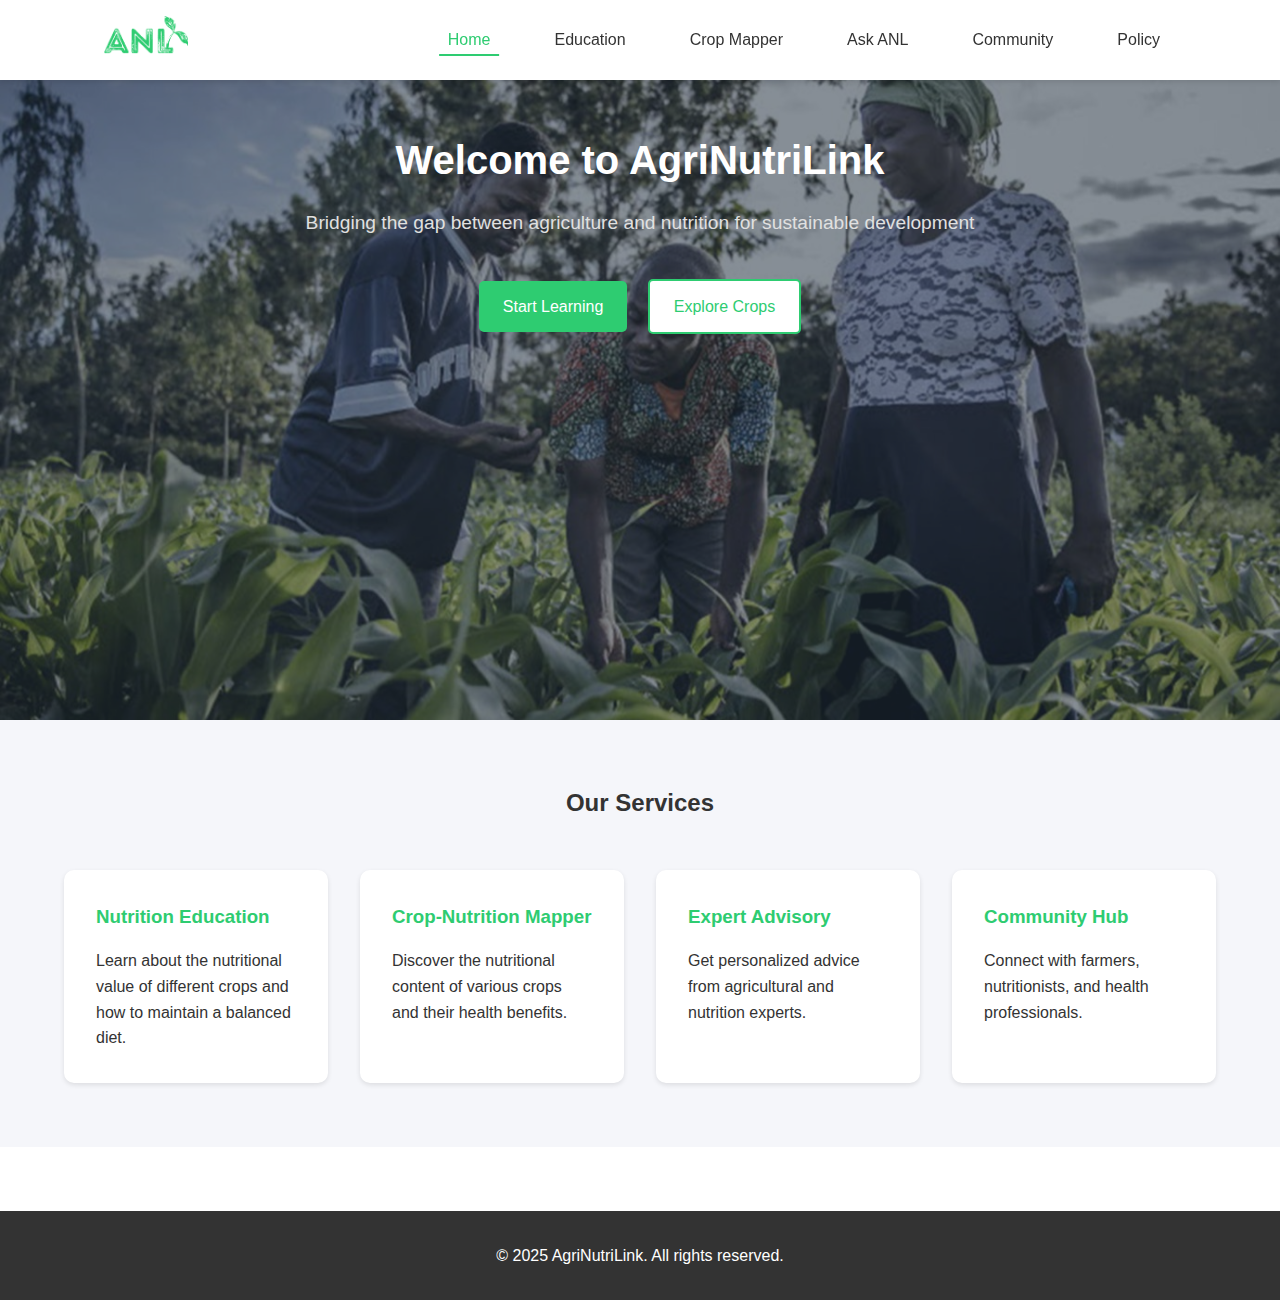
<file: index.html>
<!DOCTYPE html>
<html lang="en">
<head>
    <meta charset="UTF-8">
    <meta name="viewport" content="width=device-width, initial-scale=1.0">
    <title>AgriNutriLink - Connecting Agriculture and Nutrition</title>
    <link rel="stylesheet" href="css/style.css">
</head>
<body>
    <header>
        <nav>
            <a href="index.html" class="header-logo-link"><img src="assets/images/ANL logo.png" alt="ANL Logo" class="header-logo"></a>
            <ul class="nav-links">
                <li><a href="index.html" class="active">Home</a></li>
                <li><a href="education.html">Education</a></li>
                <li><a href="mapper.html">Crop Mapper</a></li>
                <li><a href="advisory.html">Ask ANL</a></li>
                <li><a href="community.html">Community</a></li>
                <li><a href="policy.html">Policy</a></li>
            </ul>
        </nav>
    </header>

    <main>
        <section class="hero">
            <h1>Welcome to AgriNutriLink</h1>
            <p>Bridging the gap between agriculture and nutrition for sustainable development</p>
            <div class="cta-buttons">
                <a href="education.html" class="btn primary">Start Learning</a>
                <a href="mapper.html" class="btn secondary">Explore Crops</a>
            </div>
        </section>

        <section class="features">
            <h2>Our Services</h2>
            <div class="feature-grid">
                <div class="feature-card">
                    <h3>Nutrition Education</h3>
                    <p>Learn about the nutritional value of different crops and how to maintain a balanced diet.</p>
                </div>
                <div class="feature-card">
                    <h3>Crop-Nutrition Mapper</h3>
                    <p>Discover the nutritional content of various crops and their health benefits.</p>
                </div>
                <div class="feature-card">
                    <h3>Expert Advisory</h3>
                    <p>Get personalized advice from agricultural and nutrition experts.</p>
                </div>
                <div class="feature-card">
                    <h3>Community Hub</h3>
                    <p>Connect with farmers, nutritionists, and health professionals.</p>
                </div>
            </div>
        </section>
    </main>

    <footer>
        <p>&copy; 2025 AgriNutriLink. All rights reserved.</p>
    </footer>

    <script src="js/app.js"></script>
</body>
</html>
</file>
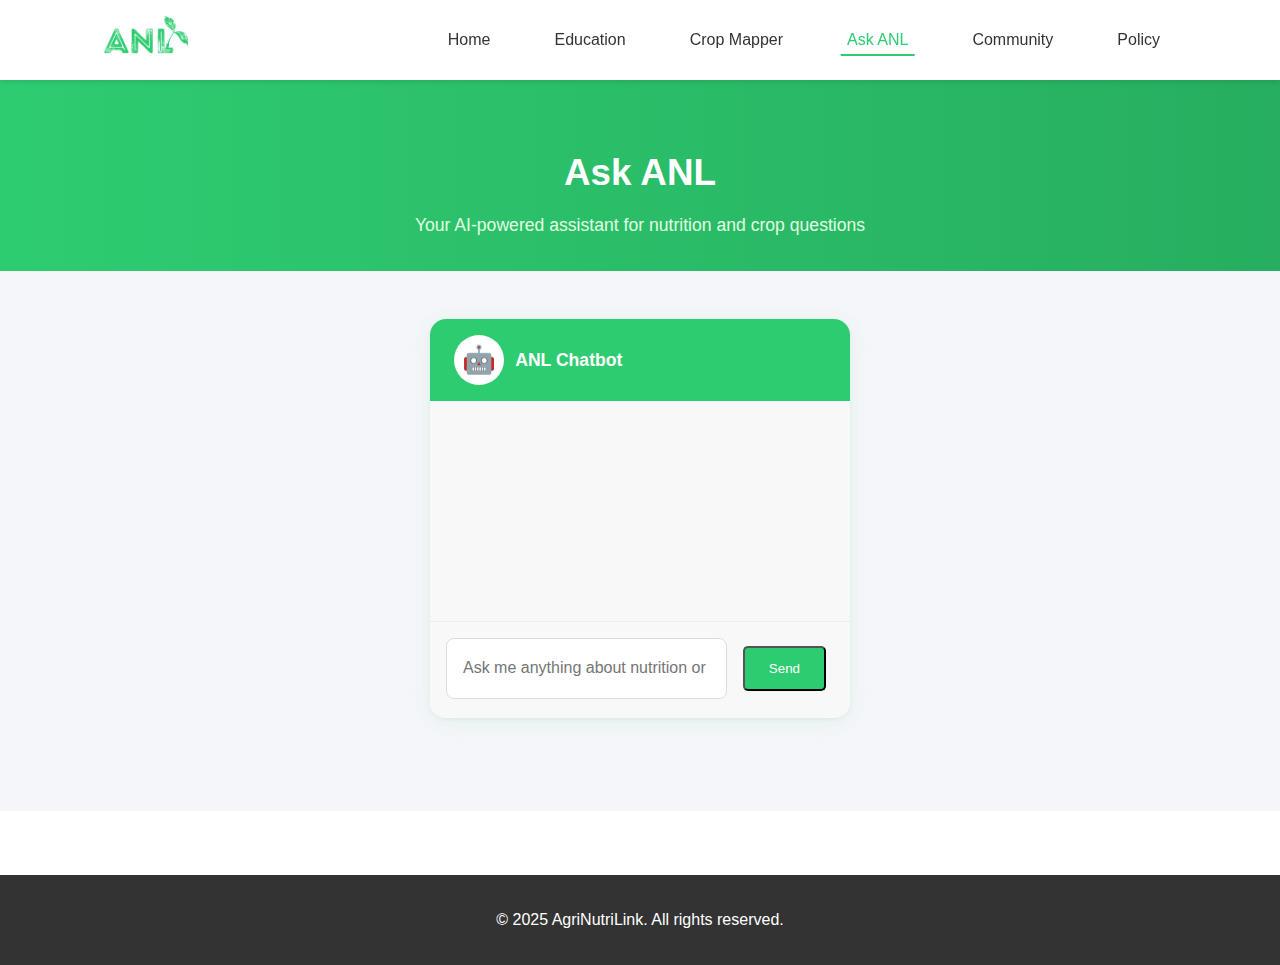
<file: advisory.html>
<!DOCTYPE html>
<html lang="en">
<head>
    <meta charset="UTF-8">
    <meta name="viewport" content="width=device-width, initial-scale=1.0">
    <title>Ask ANL - AgriNutriLink AI Chatbot</title>
    <link rel="icon" type="image/x-icon" href="/favicon.ico">
    <link rel="stylesheet" href="css/style.css">
</head>
<body>
    <header>
        <nav>
            <a href="index.html" class="header-logo-link"><img src="assets/images/ANL logo.png" alt="ANL Logo" class="header-logo"></a>
            <ul class="nav-links">
                <li><a href="index.html">Home</a></li>
                <li><a href="education.html">Education</a></li>
                <li><a href="mapper.html">Crop Mapper</a></li>
                <li><a href="advisory.html" class="active">Ask ANL</a></li>
                <li><a href="community.html">Community</a></li>
                <li><a href="policy.html">Policy</a></li>
            </ul>
        </nav>
    </header>

    <main>
        <section class="ai-chatbot-hero">
            <h1>Ask ANL</h1>
            <p>Your AI-powered assistant for nutrition and crop questions</p>
        </section>

        <section class="ai-chatbot-section">
            <div class="ai-chatbot-window">
                <div class="ai-chatbot-header">
                    <span class="ai-bot-avatar">🤖</span>
                    <span class="ai-bot-title">ANL Chatbot</span>
                </div>
                <div class="ai-chatbot-messages" id="chatbotMessages">
                    <!-- Messages will appear here -->
                </div>
                <div class="ai-chatbot-input-row">
                    <input type="text" id="chatbotInput" placeholder="Ask me anything about nutrition or crops...">
                    <button class="btn primary" id="chatbotAskBtn">Send</button>
                </div>
            </div>
        </section>
    </main>

    <footer>
        <p>&copy; 2025 AgriNutriLink. All rights reserved.</p>
    </footer>

    <script src="js/app.js"></script>
    <script src="js/advisory.js"></script>
</body>
</html>
</file>
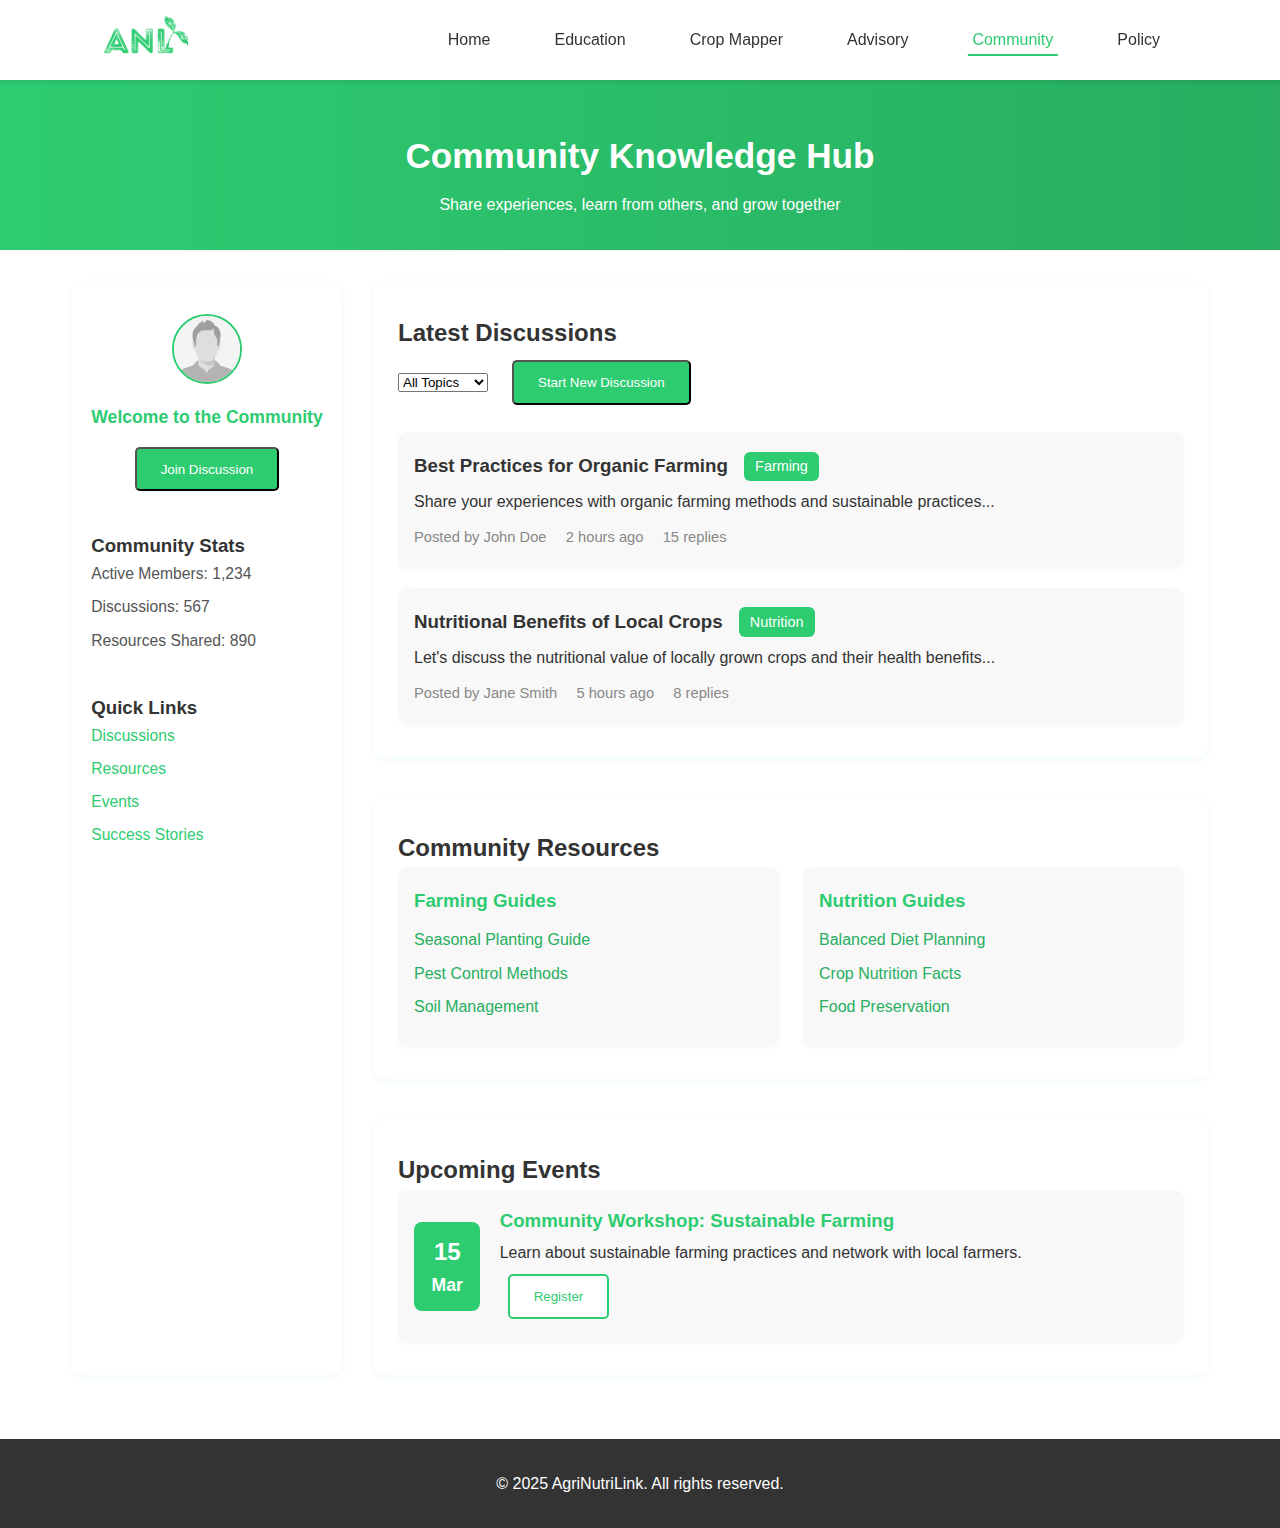
<file: community.html>
<!DOCTYPE html>
<html lang="en">
<head>
    <meta charset="UTF-8">
    <meta name="viewport" content="width=device-width, initial-scale=1.0">
    <title>Community Hub - AgriNutriLink</title>
    <link rel="icon" type="image/x-icon" href="/favicon.ico">
    <link rel="stylesheet" href="css/style.css">
</head>
<body>
    <header>
        <nav>
            <a href="index.html" class="header-logo-link"><img src="assets/images/ANL logo.png" alt="ANL Logo" class="header-logo"></a>
            <ul class="nav-links">
                <li><a href="index.html">Home</a></li>
                <li><a href="education.html">Education</a></li>
                <li><a href="mapper.html">Crop Mapper</a></li>
                <li><a href="advisory.html">Advisory</a></li>
                <li><a href="community.html" class="active">Community</a></li>
                <li><a href="policy.html">Policy</a></li>
            </ul>
        </nav>
    </header>

    <main>
        <section class="community-hero">
            <h1>Community Knowledge Hub</h1>
            <p>Share experiences, learn from others, and grow together</p>
        </section>

        <section class="community-container">
            <div class="community-sidebar">
                <div class="user-profile">
                    <img src="assets/images/avatar.jpg" alt="User Avatar" onerror="this.src='assets/images/placeholder.jpg'">
                    <h3>Welcome to the Community</h3>
                    <button class="btn primary">Join Discussion</button>
                </div>

                <div class="community-stats">
                    <h3>Community Stats</h3>
                    <ul>
                        <li>Active Members: 1,234</li>
                        <li>Discussions: 567</li>
                        <li>Resources Shared: 890</li>
                    </ul>
                </div>

                <div class="quick-links">
                    <h3>Quick Links</h3>
                    <ul>
                        <li><a href="#discussions">Discussions</a></li>
                        <li><a href="#resources">Resources</a></li>
                        <li><a href="#events">Events</a></li>
                        <li><a href="#success-stories">Success Stories</a></li>
                    </ul>
                </div>
            </div>

            <div class="community-content">
                <section id="discussions" class="discussion-section">
                    <h2>Latest Discussions</h2>
                    <div class="discussion-filters">
                        <select id="topicFilter">
                            <option value="">All Topics</option>
                            <option value="crops">Crops</option>
                            <option value="nutrition">Nutrition</option>
                            <option value="farming">Farming</option>
                            <option value="technology">Technology</option>
                        </select>
                        <button class="btn primary" id="newDiscussion">Start New Discussion</button>
                    </div>

                    <div class="discussion-list">
                        <article class="discussion-card">
                            <div class="discussion-header">
                                <h3>Best Practices for Organic Farming</h3>
                                <span class="topic-tag">Farming</span>
                            </div>
                            <p class="discussion-preview">Share your experiences with organic farming methods and sustainable practices...</p>
                            <div class="discussion-meta">
                                <span>Posted by John Doe</span>
                                <span>2 hours ago</span>
                                <span>15 replies</span>
                            </div>
                        </article>

                        <article class="discussion-card">
                            <div class="discussion-header">
                                <h3>Nutritional Benefits of Local Crops</h3>
                                <span class="topic-tag">Nutrition</span>
                            </div>
                            <p class="discussion-preview">Let's discuss the nutritional value of locally grown crops and their health benefits...</p>
                            <div class="discussion-meta">
                                <span>Posted by Jane Smith</span>
                                <span>5 hours ago</span>
                                <span>8 replies</span>
                            </div>
                        </article>
                    </div>
                </section>

                <section id="resources" class="resources-section">
                    <h2>Community Resources</h2>
                    <div class="resource-grid">
                        <div class="resource-card">
                            <h3>Farming Guides</h3>
                            <ul>
                                <li><a href="#">Seasonal Planting Guide</a></li>
                                <li><a href="#">Pest Control Methods</a></li>
                                <li><a href="#">Soil Management</a></li>
                            </ul>
                        </div>
                        <div class="resource-card">
                            <h3>Nutrition Guides</h3>
                            <ul>
                                <li><a href="#">Balanced Diet Planning</a></li>
                                <li><a href="#">Crop Nutrition Facts</a></li>
                                <li><a href="#">Food Preservation</a></li>
                            </ul>
                        </div>
                    </div>
                </section>

                <section id="events" class="events-section">
                    <h2>Upcoming Events</h2>
                    <div class="event-list">
                        <div class="event-card">
                            <div class="event-date">
                                <span class="day">15</span>
                                <span class="month">Mar</span>
                            </div>
                            <div class="event-details">
                                <h3>Community Workshop: Sustainable Farming</h3>
                                <p>Learn about sustainable farming practices and network with local farmers.</p>
                                <button class="btn secondary">Register</button>
                            </div>
                        </div>
                    </div>
                </section>
            </div>
        </section>
    </main>

    <footer>
        <p>&copy; 2025 AgriNutriLink. All rights reserved.</p>
    </footer>

    <script src="js/app.js"></script>
</body>
</html>
</file>
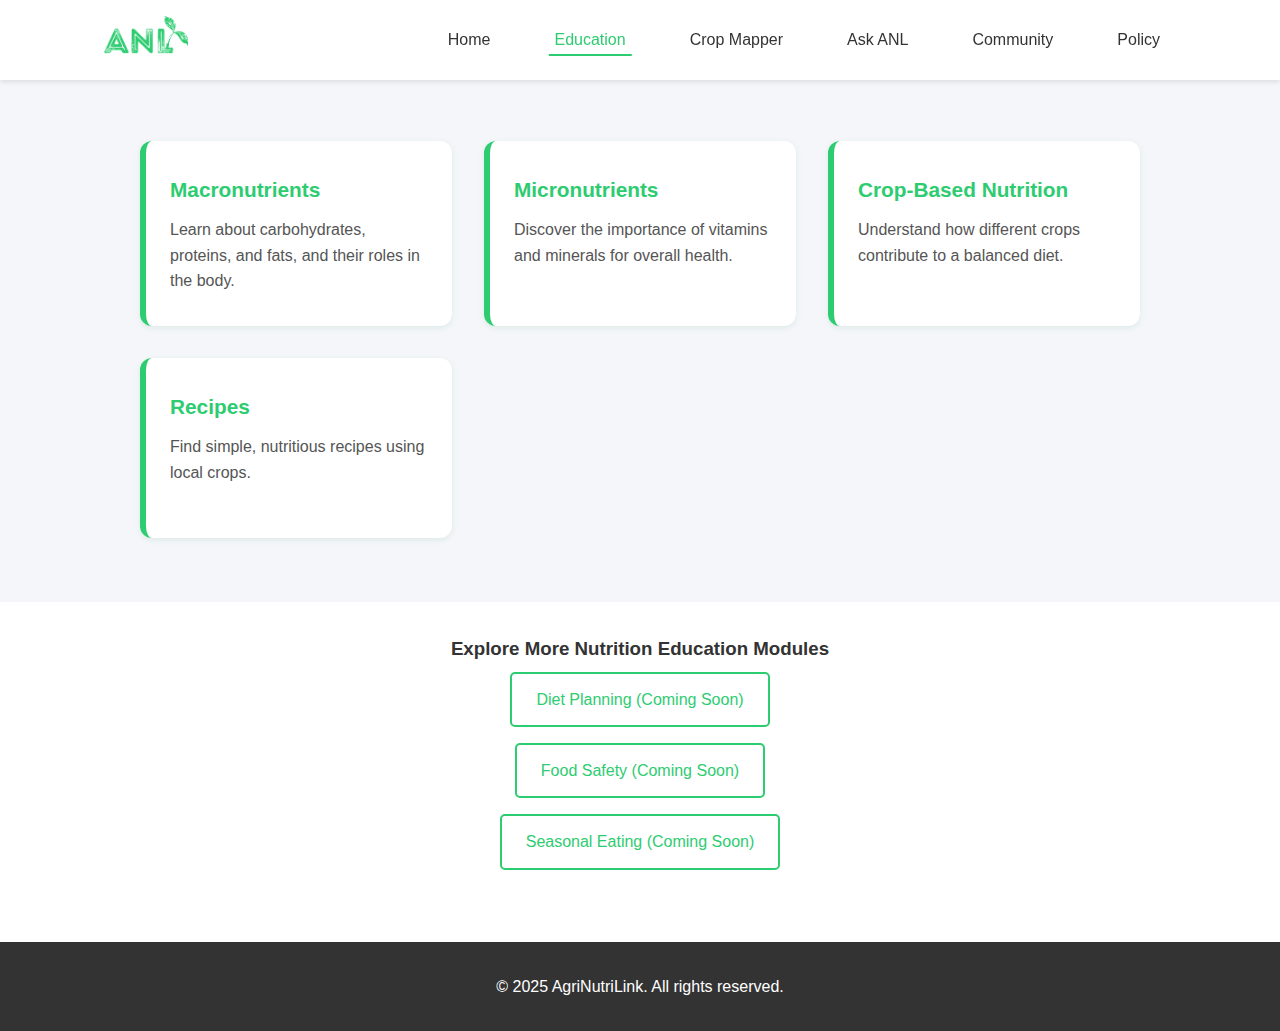
<file: education.html>
<!DOCTYPE html>
<html lang="en">
<head>
    <meta charset="UTF-8">
    <meta name="viewport" content="width=device-width, initial-scale=1.0">
    <title>Nutrition Education - AgriNutriLink</title>
    <link rel="icon" type="image/x-icon" href="/favicon.ico">
    <link rel="stylesheet" href="css/style.css">
</head>
<body>
    <header>
        <nav>
            <a href="index.html" class="header-logo-link"><img src="assets/images/ANL logo.png" alt="ANL Logo" class="header-logo"></a>
            <ul class="nav-links">
                <li><a href="index.html">Home</a></li>
                <li><a href="education.html" class="active">Education</a></li>
                <li><a href="mapper.html">Crop Mapper</a></li>
                <li><a href="advisory.html">Ask ANL</a></li>
                <li><a href="community.html">Community</a></li>
                <li><a href="policy.html">Policy</a></li>
            </ul>
        </nav>
    </header>

    <main>
        <section class="education-hero">
            <h1>Nutrition Basics</h1>
            <p>Explore the fundamentals of nutrition and healthy eating</p>
        </section>

        <section class="topics-section">
            <div class="topics-grid">
                <div class="topic-card">
                    <h2>Macronutrients</h2>
                    <p>Learn about carbohydrates, proteins, and fats, and their roles in the body.</p>
                </div>
                <div class="topic-card">
                    <h2>Micronutrients</h2>
                    <p>Discover the importance of vitamins and minerals for overall health.</p>
                </div>
                <div class="topic-card">
                    <h2>Crop-Based Nutrition</h2>
                    <p>Understand how different crops contribute to a balanced diet.</p>
                </div>
                <div class="topic-card">
                    <h2>Recipes</h2>
                    <p>Find simple, nutritious recipes using local crops.</p>
                </div>
            </div>
        </section>

        <section class="other-modules">
            <h3>Explore More Nutrition Education Modules</h3>
            <ul>
                <li><a href="#" class="btn secondary">Diet Planning (Coming Soon)</a></li>
                <li><a href="#" class="btn secondary">Food Safety (Coming Soon)</a></li>
                <li><a href="#" class="btn secondary">Seasonal Eating (Coming Soon)</a></li>
            </ul>
        </section>
    </main>

    <footer>
        <p>&copy; 2025 AgriNutriLink. All rights reserved.</p>
    </footer>

    <script src="js/app.js"></script>
</body>
</html>
</file>
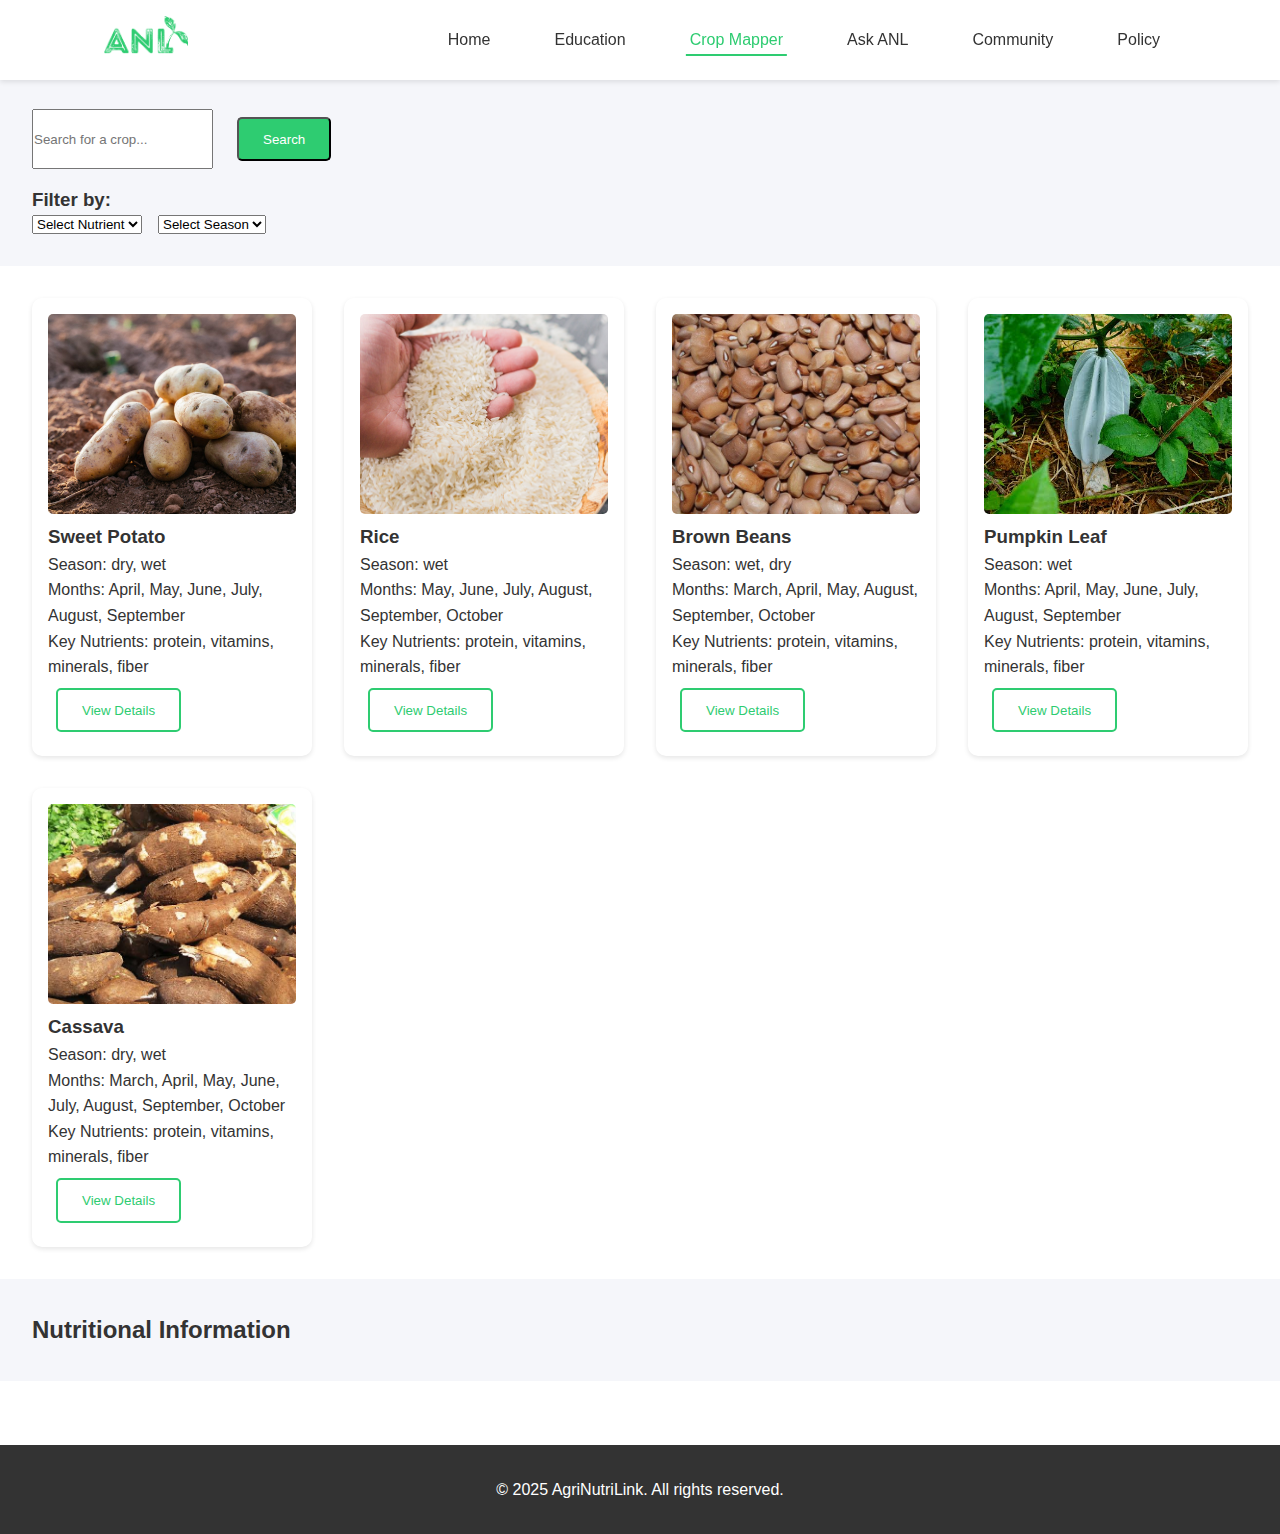
<file: mapper.html>
<!DOCTYPE html>
<html lang="en">
<head>
    <meta charset="UTF-8">
    <meta name="viewport" content="width=device-width, initial-scale=1.0">
    <title>Crop-Nutrition Mapper - AgriNutriLink</title>
    <link rel="icon" type="image/x-icon" href="/favicon.ico">
    <link rel="stylesheet" href="css/style.css">
</head>
<body>
    <header>
        <nav>
            <a href="index.html" class="header-logo-link"><img src="assets/images/ANL logo.png" alt="ANL Logo" class="header-logo"></a>
            <ul class="nav-links">
                <li><a href="index.html">Home</a></li>
                <li><a href="education.html">Education</a></li>
                <li><a href="mapper.html" class="active">Crop Mapper</a></li>
                <li><a href="advisory.html">Ask ANL</a></li>
                <li><a href="community.html">Community</a></li>
                <li><a href="policy.html">Policy</a></li>
            </ul>
        </nav>
    </header>

    <main>
        <section class="mapper-hero">
            <h1>Crop-Nutrition Mapper</h1>
            <p>Explore the nutritional content of various crops and their health benefits</p>
        </section>

        <section class="mapper-tools">
            <div class="search-section">
                <input type="text" id="cropSearch" placeholder="Search for a crop...">
                <button class="btn primary" id="searchBtn">Search</button>
            </div>

            <div class="filter-section">
                <h3>Filter by:</h3>
                <div class="filter-options">
                    <select id="nutrientFilter">
                        <option value="">Select Nutrient</option>
                        <option value="protein">Protein</option>
                        <option value="vitamins">Vitamins</option>
                        <option value="minerals">Minerals</option>
                        <option value="fiber">Fiber</option>
                    </select>
                    <select id="seasonFilter">
                        <option value="">Select Season</option>
                        <option value="spring">Spring</option>
                        <option value="summer">Summer</option>
                        <option value="autumn">Autumn</option>
                        <option value="winter">Winter</option>
                    </select>
                </div>
            </div>
        </section>

        <section class="crop-display">
            <div class="crop-grid" id="cropGrid">
                <!-- Crop cards will be dynamically populated here -->
            </div>
        </section>

        <section class="nutrition-info">
            <h2>Nutritional Information</h2>
            <div class="nutrition-details" id="nutritionDetails">
                <!-- Detailed nutrition information will be displayed here -->
            </div>
        </section>
    </main>

    <footer>
        <p>&copy; 2025 AgriNutriLink. All rights reserved.</p>
    </footer>

    <script src="js/app.js"></script>
    <script src="js/mapper.js"></script>
</body>
</html>
</file>
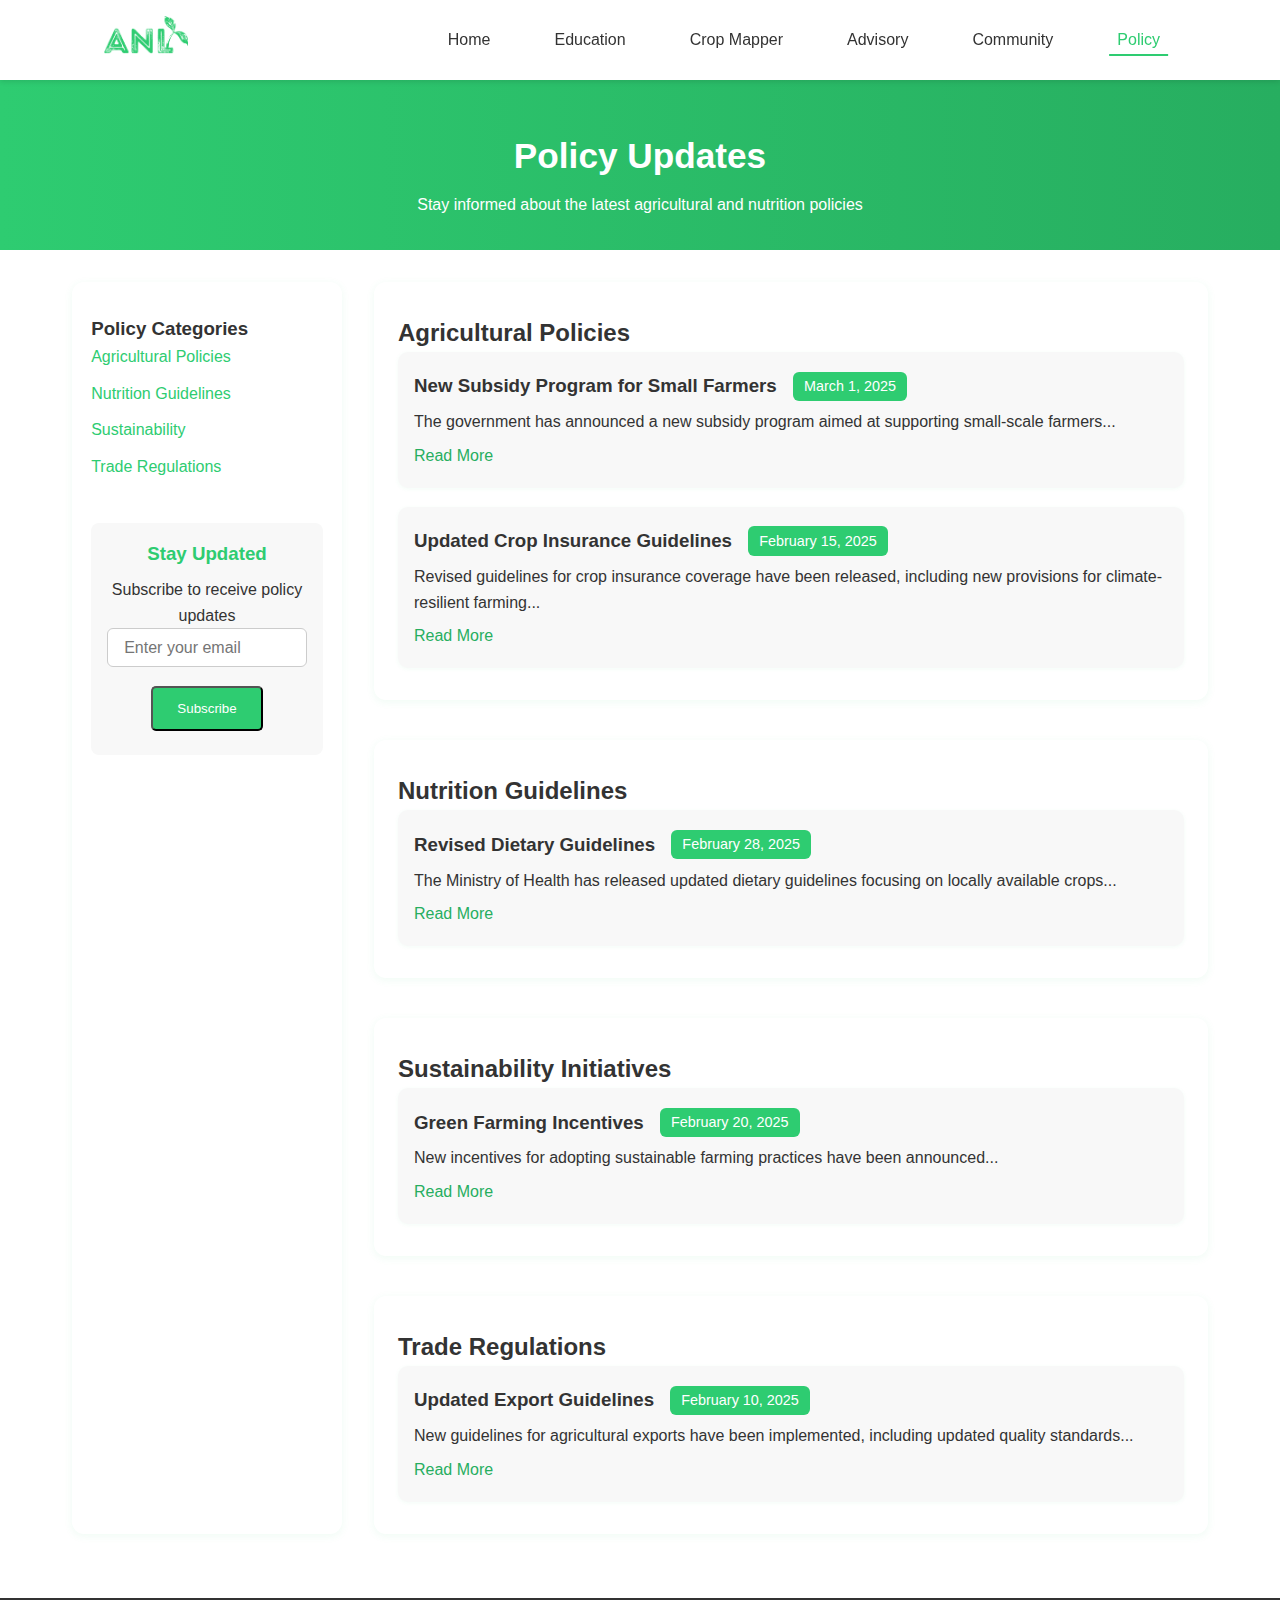
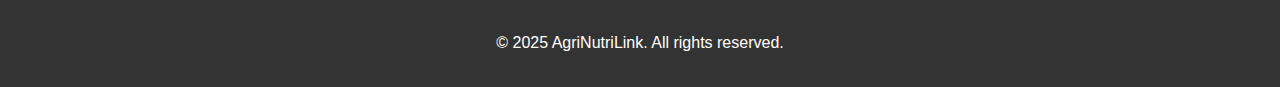
<file: policy.html>
<!DOCTYPE html>
<html lang="en">
<head>
    <meta charset="UTF-8">
    <meta name="viewport" content="width=device-width, initial-scale=1.0">
    <title>Policy Updates - AgriNutriLink</title>
    <link rel="icon" type="image/x-icon" href="/favicon.ico">
    <link rel="stylesheet" href="css/style.css">
</head>
<body>
    <header>
        <nav>
            <a href="index.html" class="header-logo-link"><img src="assets/images/ANL logo.png" alt="ANL Logo" class="header-logo"></a>
            <ul class="nav-links">
                <li><a href="index.html">Home</a></li>
                <li><a href="education.html">Education</a></li>
                <li><a href="mapper.html">Crop Mapper</a></li>
                <li><a href="advisory.html">Advisory</a></li>
                <li><a href="community.html">Community</a></li>
                <li><a href="policy.html" class="active">Policy</a></li>
            </ul>
        </nav>
    </header>

    <main>
        <section class="policy-hero">
            <h1>Policy Updates</h1>
            <p>Stay informed about the latest agricultural and nutrition policies</p>
        </section>

        <section class="policy-container">
            <div class="policy-sidebar">
                <div class="policy-categories">
                    <h3>Policy Categories</h3>
                    <ul>
                        <li><a href="#agricultural">Agricultural Policies</a></li>
                        <li><a href="#nutrition">Nutrition Guidelines</a></li>
                        <li><a href="#sustainability">Sustainability</a></li>
                        <li><a href="#trade">Trade Regulations</a></li>
                    </ul>
                </div>

                <div class="policy-subscribe">
                    <h3>Stay Updated</h3>
                    <p>Subscribe to receive policy updates</p>
                    <form class="subscribe-form">
                        <input type="email" placeholder="Enter your email">
                        <button type="submit" class="btn primary">Subscribe</button>
                    </form>
                </div>
            </div>

            <div class="policy-content">
                <section id="agricultural" class="policy-section">
                    <h2>Agricultural Policies</h2>
                    <div class="policy-updates">
                        <article class="policy-card">
                            <div class="policy-header">
                                <h3>New Subsidy Program for Small Farmers</h3>
                                <span class="policy-date">March 1, 2025</span>
                            </div>
                            <p>The government has announced a new subsidy program aimed at supporting small-scale farmers...</p>
                            <a href="#" class="read-more">Read More</a>
                        </article>

                        <article class="policy-card">
                            <div class="policy-header">
                                <h3>Updated Crop Insurance Guidelines</h3>
                                <span class="policy-date">February 15, 2025</span>
                            </div>
                            <p>Revised guidelines for crop insurance coverage have been released, including new provisions for climate-resilient farming...</p>
                            <a href="#" class="read-more">Read More</a>
                        </article>
                    </div>
                </section>

                <section id="nutrition" class="policy-section">
                    <h2>Nutrition Guidelines</h2>
                    <div class="policy-updates">
                        <article class="policy-card">
                            <div class="policy-header">
                                <h3>Revised Dietary Guidelines</h3>
                                <span class="policy-date">February 28, 2025</span>
                            </div>
                            <p>The Ministry of Health has released updated dietary guidelines focusing on locally available crops...</p>
                            <a href="#" class="read-more">Read More</a>
                        </article>
                    </div>
                </section>

                <section id="sustainability" class="policy-section">
                    <h2>Sustainability Initiatives</h2>
                    <div class="policy-updates">
                        <article class="policy-card">
                            <div class="policy-header">
                                <h3>Green Farming Incentives</h3>
                                <span class="policy-date">February 20, 2025</span>
                            </div>
                            <p>New incentives for adopting sustainable farming practices have been announced...</p>
                            <a href="#" class="read-more">Read More</a>
                        </article>
                    </div>
                </section>

                <section id="trade" class="policy-section">
                    <h2>Trade Regulations</h2>
                    <div class="policy-updates">
                        <article class="policy-card">
                            <div class="policy-header">
                                <h3>Updated Export Guidelines</h3>
                                <span class="policy-date">February 10, 2025</span>
                            </div>
                            <p>New guidelines for agricultural exports have been implemented, including updated quality standards...</p>
                            <a href="#" class="read-more">Read More</a>
                        </article>
                    </div>
                </section>
            </div>
        </section>
    </main>

    <footer>
        <p>&copy; 2025 AgriNutriLink. All rights reserved.</p>
    </footer>

    <script src="js/app.js"></script>
</body>
</html>
</file>
<file: css/style.css>
/* Reset and base styles */
* {
    margin: 0;
    padding: 0;
    box-sizing: border-box;
}

:root {
    --primary-color: #2ecc71;
    --secondary-color: #27ae60;
    --text-color: #333;
    --light-gray: #f5f6fa;
    --white: #ffffff;
}

body {
    font-family: 'Segoe UI', Tahoma, Geneva, Verdana, sans-serif;
    line-height: 1.6;
    color: var(--text-color);
}

/* Header and Navigation */
header {
    background-color: var(--white);
    box-shadow: 0 2px 5px rgba(0,0,0,0.1);
    position: fixed;
    width: 100%;
    top: 0;
    z-index: 1000;
}

nav {
    display: flex;
    justify-content: space-between;
    align-items: center;
    padding: 1rem 5%;
    max-width: 1200px;
    margin: 0 auto;
    position: relative;
}

.logo {
    font-size: 1.5rem;
    font-weight: bold;
    color: var(--primary-color);
    text-decoration: none;
    display: flex;
    align-items: center;
    gap: 0.5rem;
}

.logo::before {
    content: '🌱';
    font-size: 1.8rem;
}

.nav-links {
    display: flex;
    list-style: none;
    gap: 2rem;
    margin: 0;
    padding: 0;
}

.nav-links a {
    text-decoration: none;
    color: var(--text-color);
    font-weight: 500;
    transition: all 0.3s ease;
    padding: 0.5rem 1rem;
    border-radius: 5px;
    position: relative;
}

.nav-links a::after {
    content: '';
    position: absolute;
    bottom: 0;
    left: 50%;
    width: 0;
    height: 2px;
    background-color: var(--primary-color);
    transition: all 0.3s ease;
    transform: translateX(-50%);
}

.nav-links a:hover::after,
.nav-links a.active::after {
    width: 80%;
}

.nav-links a:hover,
.nav-links a.active {
    color: var(--primary-color);
}

.mobile-menu-btn {
    display: none;
    background: none;
    border: none;
    font-size: 1.5rem;
    cursor: pointer;
    color: var(--text-color);
    padding: 0.5rem;
}

/* Hero Section */
.hero {
    position: relative;
    background: linear-gradient(rgba(46, 204, 113, 0.1), rgba(39, 174, 96, 0.1));
    padding: 8rem 5% 4rem;
    text-align: center;
    background-image: url('../assets/images/heroimage.jpg');
    background-size: cover;
    background-position: center;
    background-repeat: no-repeat;
    color: var(--white);
    z-index: 1;
    min-height: 80vh;
}

.hero::before {
    content: '';
    position: absolute;
    top: 0;
    left: 0;
    width: 100%;
    height: 100%;
    background: rgba(34, 49, 63, 0.55);
    z-index: 2;
}

.hero > * {
    position: relative;
    z-index: 3;
}

.hero h1 {
    font-size: 2.5rem;
    margin-bottom: 1rem;
    color: var(--white);
}

.hero p {
    font-size: 1.2rem;
    margin-bottom: 2rem;
    color: #e0e0e0;
}

/* Buttons */
.btn {
    display: inline-block;
    padding: 0.8rem 1.5rem;
    border-radius: 5px;
    text-decoration: none;
    font-weight: 500;
    transition: all 0.3s ease;
    margin: 0.5rem;
}

.btn.primary {
    background-color: var(--primary-color);
    color: var(--white);
}

.btn.secondary {
    background-color: var(--white);
    color: var(--primary-color);
    border: 2px solid var(--primary-color);
}

.btn:hover {
    transform: translateY(-2px);
    box-shadow: 0 4px 8px rgba(0,0,0,0.1);
}

/* Features Section */
.features {
    padding: 4rem 5%;
    background-color: var(--light-gray);
}

.features h2 {
    text-align: center;
    margin-bottom: 3rem;
}

.feature-grid {
    display: grid;
    grid-template-columns: repeat(auto-fit, minmax(250px, 1fr));
    gap: 2rem;
    max-width: 1200px;
    margin: 0 auto;
}

.feature-card {
    background: var(--white);
    padding: 2rem;
    border-radius: 10px;
    box-shadow: 0 2px 5px rgba(0,0,0,0.1);
    transition: transform 0.3s ease;
}

.feature-card:hover {
    transform: translateY(-5px);
}

.feature-card h3 {
    color: var(--primary-color);
    margin-bottom: 1rem;
}

/* Footer */
footer {
    background-color: var(--text-color);
    color: var(--white);
    text-align: center;
    padding: 2rem;
    margin-top: 4rem;
}

/* Topics Section for Education Page */
.topics-section {
    padding: 4rem 5%;
    background: var(--light-gray);
}

.topics-grid {
    display: grid;
    grid-template-columns: repeat(auto-fit, minmax(250px, 1fr));
    gap: 2rem;
    max-width: 1000px;
    margin: 0 auto;
}

.topic-card {
    background: var(--white);
    border-radius: 12px;
    box-shadow: 0 2px 8px rgba(46, 204, 113, 0.08), 0 1.5px 4px rgba(0,0,0,0.04);
    padding: 2rem 1.5rem;
    display: flex;
    flex-direction: column;
    align-items: flex-start;
    transition: transform 0.2s, box-shadow 0.2s;
    border-left: 6px solid var(--primary-color);
    position: relative;
    min-height: 180px;
}

.topic-card:hover {
    transform: translateY(-6px) scale(1.03);
    box-shadow: 0 6px 18px rgba(46, 204, 113, 0.15), 0 2px 8px rgba(0,0,0,0.08);
    border-left-color: var(--secondary-color);
}

.topic-card h2 {
    font-size: 1.3rem;
    color: var(--primary-color);
    margin-bottom: 0.7rem;
    font-weight: 600;
}

.topic-card p {
    color: #555;
    font-size: 1rem;
    line-height: 1.6;
}

.other-modules {
    text-align: center;
    padding-top: 2rem;
    list-style: none;
}

@media (max-width: 600px) {
    .topics-section {
        padding: 2rem 2%;
    }
    .topics-grid {
        grid-template-columns: 1fr;
        gap: 1.2rem;
    }
    .topic-card {
        padding: 1.2rem 1rem;
    }
}

/* Responsive Design */
@media (max-width: 768px) {
    .mobile-menu-btn {
        display: block;
    }

    .nav-links {
        display: none;
        position: absolute;
        top: 100%;
        left: 0;
        right: 0;
        background: var(--white);
        flex-direction: column;
        padding: 1rem;
        box-shadow: 0 2px 5px rgba(0,0,0,0.1);
        gap: 1rem;
    }

    .nav-links.show {
        display: flex;
    }

    .nav-links a {
        display: block;
        padding: 0.8rem 1rem;
        border-radius: 5px;
        background: var(--light-gray);
    }

    .nav-links a:hover {
        background: var(--primary-color);
        color: var(--white);
    }

    .nav-links a::after {
        display: none;
    }

    .hero {
        padding: 6rem 5% 3rem;
    }
    
    .hero h1 {
        font-size: 2rem;
    }
    
    .feature-grid {
        grid-template-columns: 1fr;
    }
}

/* AI Chatbot Styles for Ask ANL */
.ai-chatbot-hero {
    background: linear-gradient(90deg, var(--primary-color) 0%, var(--secondary-color) 100%);
    color: var(--white);
    text-align: center;
    padding: 4rem 2rem 2rem;
}

.ai-chatbot-hero h1 {
    font-size: 2.3rem;
    margin-bottom: 0.5rem;
}

.ai-chatbot-hero p {
    font-size: 1.1rem;
    color: #e0ffe0;
}

.ai-chatbot-section {
    display: flex;
    justify-content: center;
    align-items: flex-start;
    padding: 3rem 0;
    background: var(--light-gray);
    min-height: 60vh;
}

.ai-chatbot-window {
    background: var(--white);
    border-radius: 16px;
    box-shadow: 0 4px 24px rgba(46,204,113,0.10), 0 1.5px 4px rgba(0,0,0,0.04);
    width: 100%;
    max-width: 420px;
    display: flex;
    flex-direction: column;
    overflow: hidden;
}

.ai-chatbot-header {
    display: flex;
    align-items: center;
    gap: 0.7rem;
    background: var(--primary-color);
    color: var(--white);
    padding: 1rem 1.5rem;
    font-size: 1.1rem;
    font-weight: 600;
}

.ai-bot-avatar {
    font-size: 1.7rem;
    background: var(--white);
    color: var(--primary-color);
    border-radius: 50%;
    padding: 0.2rem 0.5rem;
    box-shadow: 0 1px 4px rgba(46,204,113,0.10);
}

.ai-chatbot-messages {
    flex: 1;
    padding: 1.2rem 1rem;
    background: #f8f8f8;
    overflow-y: auto;
    min-height: 220px;
    max-height: 320px;
    display: flex;
    flex-direction: column;
    gap: 0.7rem;
}

.ai-message {
    max-width: 80%;
    padding: 0.7rem 1rem;
    border-radius: 14px;
    font-size: 1rem;
    line-height: 1.5;
    box-shadow: 0 1px 4px rgba(46,204,113,0.07);
    word-break: break-word;
}

.ai-message.user {
    align-self: flex-end;
    background: var(--primary-color);
    color: var(--white);
    border-bottom-right-radius: 4px;
}

.ai-message.bot {
    align-self: flex-start;
    background: #eafaf1;
    color: var(--text-color);
    border-bottom-left-radius: 4px;
}

.ai-chatbot-input-row {
    display: flex;
    gap: 0.5rem;
    padding: 1rem 1rem 1.2rem 1rem;
    background: #f8f8f8;
    border-top: 1px solid #eee;
}

.ai-chatbot-input-row input[type="text"] {
    flex: 1;
    padding: 0.7rem 1rem;
    border-radius: 8px;
    border: 1px solid #ddd;
    font-size: 1rem;
    outline: none;
    transition: border 0.2s;
}

.ai-chatbot-input-row input[type="text"]:focus {
    border: 1.5px solid var(--primary-color);
}

@media (max-width: 600px) {
    .ai-chatbot-section {
        padding: 1.5rem 0;
    }
    .ai-chatbot-window {
        max-width: 98vw;
    }
}

/* Community Page Styles */
.community-hero {
    background: linear-gradient(90deg, var(--primary-color) 0%, var(--secondary-color) 100%);
    color: var(--white);
    text-align: center;
    padding: 3rem 2rem 2rem;
}

.community-hero h1 {
    font-size: 2.2rem;
    margin-bottom: 0.5rem;
}

.community-container {
    display: flex;
    gap: 2rem;
    max-width: 1200px;
    margin: 2rem auto;
    padding: 0 2rem;
}

.community-sidebar {
    flex: 0 0 270px;
    background: var(--white);
    border-radius: 12px;
    box-shadow: 0 2px 8px rgba(46,204,113,0.08);
    padding: 2rem 1.2rem;
    display: flex;
    flex-direction: column;
    gap: 2rem;
    min-width: 220px;
}

.user-profile {
    text-align: center;
}
.user-profile img {
    width: 70px;
    height: 70px;
    border-radius: 50%;
    object-fit: cover;
    margin-bottom: 0.7rem;
    border: 2px solid var(--primary-color);
}
.user-profile h3 {
    margin-bottom: 0.5rem;
    font-size: 1.1rem;
    color: var(--primary-color);
}

.community-stats ul, .quick-links ul {
    list-style: none;
    padding: 0;
    margin: 0;
}
.community-stats li, .quick-links li {
    margin-bottom: 0.5rem;
    color: #555;
    font-size: 0.98rem;
}
.quick-links a {
    color: var(--primary-color);
    text-decoration: none;
    transition: color 0.2s;
}
.quick-links a:hover {
    color: var(--secondary-color);
    text-decoration: underline;
}

.community-content {
    flex: 1;
    display: flex;
    flex-direction: column;
    gap: 2.5rem;
}

.discussion-section, .resources-section, .events-section {
    background: var(--white);
    border-radius: 12px;
    box-shadow: 0 2px 8px rgba(46,204,113,0.08);
    padding: 2rem 1.5rem;
}

.discussion-filters {
    display: flex;
    gap: 1rem;
    margin-bottom: 1.2rem;
    align-items: center;
}

.discussion-list {
    display: flex;
    flex-direction: column;
    gap: 1.2rem;
}

.discussion-card {
    background: #f8f8f8;
    border-radius: 10px;
    padding: 1.2rem 1rem;
    box-shadow: 0 1px 4px rgba(46,204,113,0.06);
    transition: box-shadow 0.2s, transform 0.2s;
}
.discussion-card:hover {
    box-shadow: 0 4px 16px rgba(46,204,113,0.13);
    transform: translateY(-2px) scale(1.01);
}
.discussion-header {
    display: flex;
    align-items: center;
    gap: 1rem;
    margin-bottom: 0.5rem;
}
.topic-tag {
    background: var(--primary-color);
    color: var(--white);
    border-radius: 6px;
    padding: 0.2rem 0.7rem;
    font-size: 0.9rem;
}
.discussion-meta {
    font-size: 0.92rem;
    color: #888;
    margin-top: 0.7rem;
    display: flex;
    gap: 1.2rem;
}

.resource-grid {
    display: grid;
    grid-template-columns: repeat(auto-fit, minmax(220px, 1fr));
    gap: 1.5rem;
}
.resource-card {
    background: #f8f8f8;
    border-radius: 10px;
    padding: 1.2rem 1rem;
    box-shadow: 0 1px 4px rgba(46,204,113,0.06);
}
.resource-card h3 {
    color: var(--primary-color);
    margin-bottom: 0.7rem;
}
.resource-card ul {
    list-style: none;
    padding: 0;
    margin: 0;
}
.resource-card li {
    margin-bottom: 0.5rem;
}
.resource-card a {
    color: var(--secondary-color);
    text-decoration: none;
}
.resource-card a:hover {
    text-decoration: underline;
}

.event-list {
    display: flex;
    flex-direction: column;
    gap: 1.2rem;
}
.event-card {
    display: flex;
    align-items: center;
    background: #f8f8f8;
    border-radius: 10px;
    box-shadow: 0 1px 4px rgba(46,204,113,0.06);
    padding: 1rem;
    gap: 1.2rem;
}
.event-date {
    background: var(--primary-color);
    color: var(--white);
    border-radius: 8px;
    padding: 0.7rem 1.1rem;
    text-align: center;
    font-weight: bold;
    font-size: 1.1rem;
}
.event-date .day {
    font-size: 1.5rem;
    display: block;
}
.event-details h3 {
    color: var(--primary-color);
    margin-bottom: 0.3rem;
}

@media (max-width: 900px) {
    .community-container {
        flex-direction: column;
        gap: 1.5rem;
        padding: 0 1rem;
    }
    .community-sidebar {
        min-width: 0;
        width: 100%;
        flex: unset;
        padding: 1.2rem 0.7rem;
    }
}

/* Policy Page Styles */
.policy-hero {
    background: linear-gradient(90deg, var(--primary-color) 0%, var(--secondary-color) 100%);
    color: var(--white);
    text-align: center;
    padding: 3rem 2rem 2rem;
}
.policy-hero h1 {
    font-size: 2.2rem;
    margin-bottom: 0.5rem;
}
.policy-container {
    display: flex;
    gap: 2rem;
    max-width: 1200px;
    margin: 2rem auto;
    padding: 0 2rem;
}
.policy-sidebar {
    flex: 0 0 270px;
    background: var(--white);
    border-radius: 12px;
    box-shadow: 0 2px 8px rgba(46,204,113,0.08);
    padding: 2rem 1.2rem;
    display: flex;
    flex-direction: column;
    gap: 2rem;
    min-width: 220px;
}
.policy-categories ul {
    list-style: none;
    padding: 0;
    margin: 0;
}
.policy-categories li {
    margin-bottom: 0.7rem;
}
.policy-categories a {
    color: var(--primary-color);
    text-decoration: none;
    transition: color 0.2s;
}
.policy-categories a:hover {
    color: var(--secondary-color);
    text-decoration: underline;
}
.policy-subscribe {
    background: #f8f8f8;
    border-radius: 8px;
    padding: 1rem;
    text-align: center;
}
.policy-subscribe h3 {
    color: var(--primary-color);
    margin-bottom: 0.5rem;
}
.policy-subscribe input[type="email"] {
    padding: 0.6rem 1rem;
    border-radius: 6px;
    border: 1px solid #ccc;
    margin-bottom: 0.7rem;
    width: 100%;
    font-size: 1rem;
}
.policy-content {
    flex: 1;
    display: flex;
    flex-direction: column;
    gap: 2.5rem;
}
.policy-section {
    background: var(--white);
    border-radius: 12px;
    box-shadow: 0 2px 8px rgba(46,204,113,0.08);
    padding: 2rem 1.5rem;
}
.policy-updates {
    display: flex;
    flex-direction: column;
    gap: 1.2rem;
}
.policy-card {
    background: #f8f8f8;
    border-radius: 10px;
    padding: 1.2rem 1rem;
    box-shadow: 0 1px 4px rgba(46,204,113,0.06);
    transition: box-shadow 0.2s, transform 0.2s;
}
.policy-card:hover {
    box-shadow: 0 4px 16px rgba(46,204,113,0.13);
    transform: translateY(-2px) scale(1.01);
}
.policy-header {
    display: flex;
    align-items: center;
    gap: 1rem;
    margin-bottom: 0.5rem;
}
.policy-date {
    background: var(--primary-color);
    color: var(--white);
    border-radius: 6px;
    padding: 0.2rem 0.7rem;
    font-size: 0.9rem;
}
.read-more {
    color: var(--secondary-color);
    text-decoration: none;
    font-weight: 500;
    margin-top: 0.5rem;
    display: inline-block;
}
.read-more:hover {
    text-decoration: underline;
}
@media (max-width: 900px) {
    .policy-container {
        flex-direction: column;
        gap: 1.5rem;
        padding: 0 1rem;
    }
    .policy-sidebar {
        min-width: 0;
        width: 100%;
        flex: unset;
        padding: 1.2rem 0.7rem;
    }
}

/* Utility: Prevent content overlap with fixed navbar */
.page-content, .community-hero, .policy-hero, .ai-chatbot-hero {
    margin-top: 80px;
}

/* Header Logo Responsive Styles */
.header-logo {
    height: 48px;
    max-width: 160px;
    width: auto;
    display: block;
    object-fit: contain;
    margin-right: 1rem;
}
.header-logo-link {
    display: flex;
    align-items: center;
    text-decoration: none;
}
@media (max-width: 600px) {
    .header-logo {
        height: 36px;
        max-width: 110px;
        margin-right: 0.5rem;
    }
}
</file>
